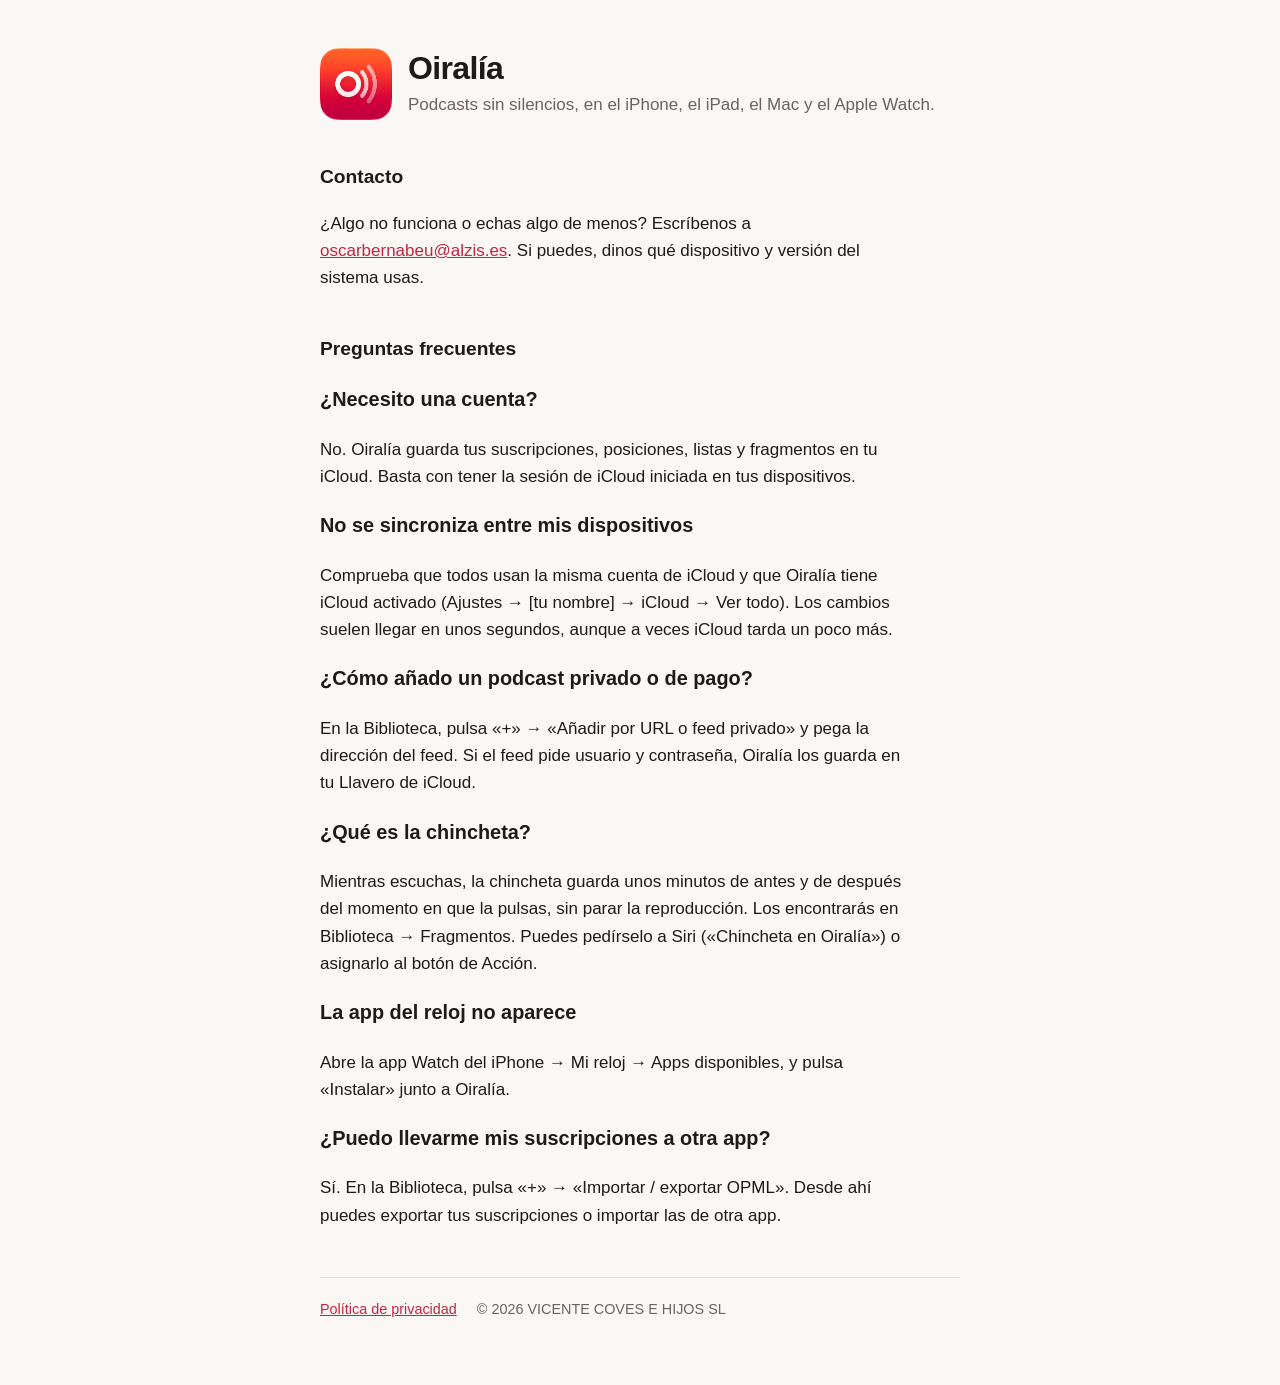
<file: index.html>
<!doctype html>
<html lang="es">
<head>
<meta charset="utf-8">
<meta name="viewport" content="width=device-width, initial-scale=1">
<title>Oiralía · Soporte</title>
<meta name="description" content="Oiralía, reproductor de podcasts para iPhone, iPad, Mac y Apple Watch. Ayuda y contacto.">
<link rel="icon" href="icono.png">
<link rel="stylesheet" href="estilo.css">
</head>
<body>
<main>
  <header>
    <img src="icono.png" alt="">
    <div>
      <h1>Oiralía</h1>
      <p class="sub">Podcasts sin silencios, en el iPhone, el iPad, el Mac y el Apple Watch.</p>
    </div>
  </header>

  <h2>Contacto</h2>
  <p>¿Algo no funciona o echas algo de menos? Escríbenos a <a href="mailto:oscarbernabeu@alzis.es?subject=Oiral%C3%ADa">oscarbernabeu@alzis.es</a>. Si puedes, dinos qué dispositivo y versión del sistema usas.</p>

  <h2>Preguntas frecuentes</h2>

  <h3>¿Necesito una cuenta?</h3>
  <p>No. Oiralía guarda tus suscripciones, posiciones, listas y fragmentos en tu iCloud. Basta con tener la sesión de iCloud iniciada en tus dispositivos.</p>

  <h3>No se sincroniza entre mis dispositivos</h3>
  <p>Comprueba que todos usan la misma cuenta de iCloud y que Oiralía tiene iCloud activado (Ajustes → [tu nombre] → iCloud → Ver todo). Los cambios suelen llegar en unos segundos, aunque a veces iCloud tarda un poco más.</p>

  <h3>¿Cómo añado un podcast privado o de pago?</h3>
  <p>En la Biblioteca, pulsa «+» → «Añadir por URL o feed privado» y pega la dirección del feed. Si el feed pide usuario y contraseña, Oiralía los guarda en tu Llavero de iCloud.</p>

  <h3>¿Qué es la chincheta?</h3>
  <p>Mientras escuchas, la chincheta guarda unos minutos de antes y de después del momento en que la pulsas, sin parar la reproducción. Los encontrarás en Biblioteca → Fragmentos. Puedes pedírselo a Siri («Chincheta en Oiralía») o asignarlo al botón de Acción.</p>

  <h3>La app del reloj no aparece</h3>
  <p>Abre la app Watch del iPhone → Mi reloj → Apps disponibles, y pulsa «Instalar» junto a Oiralía.</p>

  <h3>¿Puedo llevarme mis suscripciones a otra app?</h3>
  <p>Sí. En la Biblioteca, pulsa «+» → «Importar / exportar OPML». Desde ahí puedes exportar tus suscripciones o importar las de otra app.</p>

  <nav>
    <a href="privacidad.html">Política de privacidad</a>
    © 2026 VICENTE COVES E HIJOS SL
  </nav>
</main>
</body>
</html>
</file>
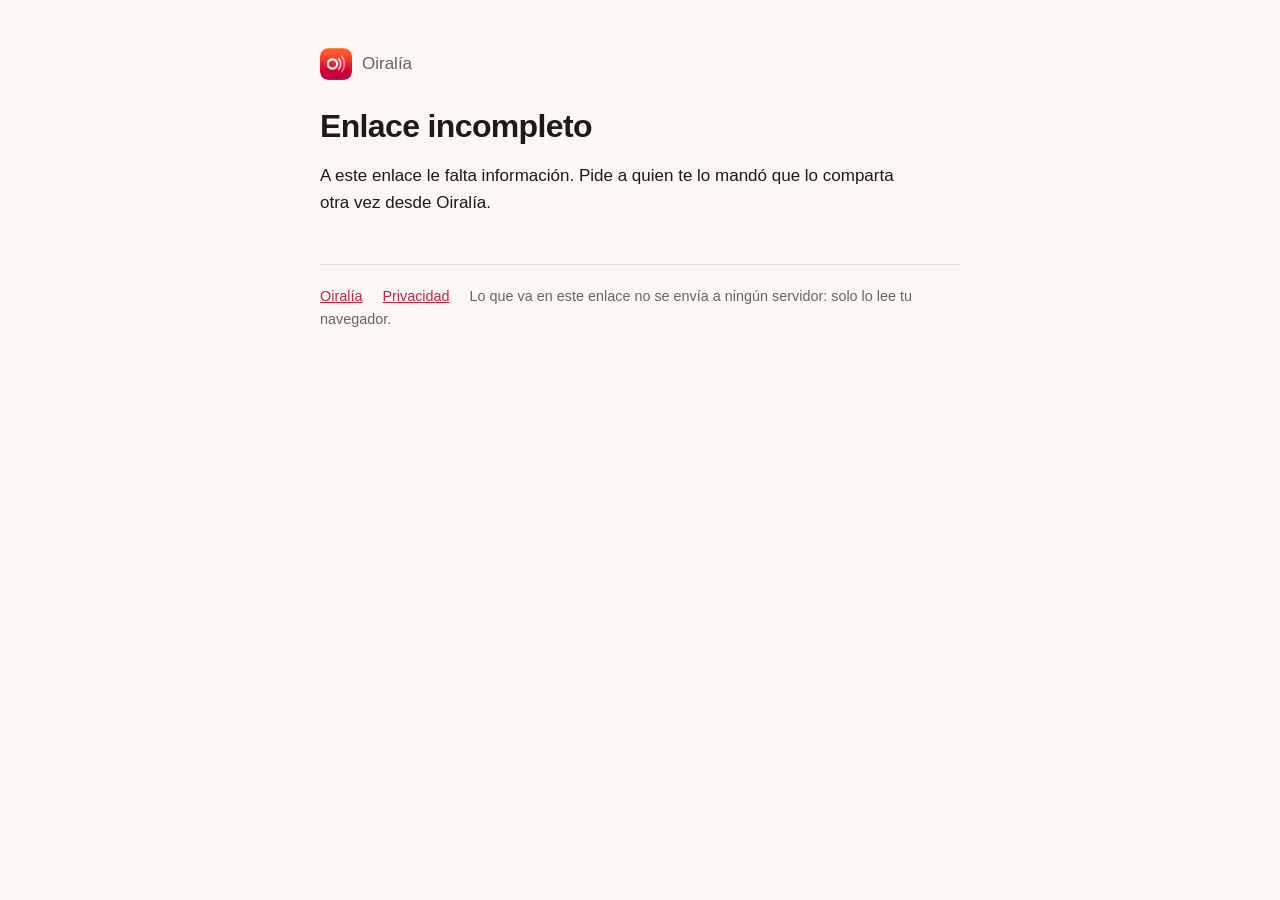
<file: e.html>
<!doctype html>
<html lang="es">
<head>
<meta charset="utf-8">
<meta name="viewport" content="width=device-width, initial-scale=1">
<meta name="robots" content="noindex">
<title>Escuchar en Oiralía</title>
<meta name="description" content="Un momento de un podcast compartido desde Oiralía.">
<meta property="og:title" content="Un momento de un podcast">
<meta property="og:description" content="Compartido desde Oiralía. Ábrelo para escucharlo justo desde ahí.">
<meta property="og:image" content="https://neldoreth.github.io/oiralia-app/icono.png">
<link rel="icon" href="icono.png">
<link rel="stylesheet" href="estilo.css">
<style>
  .tarjeta { display: flex; flex-direction: column; align-items: center; text-align: center; gap: 14px; margin-top: 8px; }
  .portada { width: min(260px, 70vw); aspect-ratio: 1; border-radius: 22px; object-fit: cover;
             box-shadow: 0 18px 40px rgba(0, 0, 0, .22); background: var(--linea); }
  .programa { color: var(--acento); font-weight: 600; margin: 6px 0 0; }
  .titulo { font-size: 1.45rem; line-height: 1.25; margin: 0; letter-spacing: -0.01em; max-width: 30ch; }
  .desde { color: var(--suave); margin: 0; font-variant-numeric: tabular-nums; }
  audio { width: 100%; max-width: 460px; margin-top: 6px; }
  .botones { display: flex; flex-wrap: wrap; gap: 10px; justify-content: center; margin-top: 4px; }
  .boton { display: inline-block; padding: 12px 22px; border-radius: 999px; font-weight: 600; text-decoration: none;
           border: 0; font: inherit; font-weight: 600; cursor: pointer; }
  .principal { background: var(--acento); color: #fff; }
  .secundario { background: var(--linea); color: var(--texto); }
  .nota { color: var(--suave); font-size: 0.9rem; max-width: 46ch; }
  .marca { display: flex; align-items: center; gap: 10px; margin-bottom: 28px; color: var(--suave); text-decoration: none; }
  .marca img { width: 32px; height: 32px; border-radius: 8px; }
  [hidden] { display: none !important; }
</style>
</head>
<body>
<main>
  <a class="marca" href="./"><img src="icono.png" alt=""> Oiralía</a>

  <section class="tarjeta" id="momento" hidden>
    <img class="portada" id="portada" alt="" hidden>
    <div>
      <p class="programa" id="programa"></p>
      <h1 class="titulo" id="titulo"></h1>
    </div>
    <p class="desde" id="desde"></p>
    <audio id="audio" controls preload="metadata" hidden></audio>
    <div class="botones">
      <button class="boton principal" id="escuchar" hidden>Escuchar aquí</button>
      <a class="boton secundario" id="abrir" href="#">Abrir en Oiralía</a>
    </div>
    <p class="nota" id="nota">«Abrir en Oiralía» funciona si tienes la app en este iPhone, iPad o Mac; si aún no sigues el programa, te ofrecerá suscribirte.</p>
  </section>

  <section id="vacio" hidden>
    <h1>Enlace incompleto</h1>
    <p>A este enlace le falta información. Pide a quien te lo mandó que lo comparta otra vez desde Oiralía.</p>
  </section>

  <nav>
    <a href="./">Oiralía</a>
    <a href="privacidad.html">Privacidad</a>
    Lo que va en este enlace no se envía a ningún servidor: solo lo lee tu navegador.
  </nav>
</main>
<script>
(function () {
  // Mismo formato que SharedMoment (app): t, e, p, f, g, a, i detrás de «#».
  var raw = location.hash.slice(1);
  var v = {};
  raw.split('&').forEach(function (par) {
    var i = par.indexOf('=');
    if (i < 0) return;
    try { v[par.slice(0, i)] = decodeURIComponent(par.slice(i + 1).replace(/\+/g, ' ')); } catch (e) {}
  });
  if (!v.f || !v.g) { document.getElementById('vacio').hidden = false; return; }

  var t = Math.max(0, parseInt(v.t || '0', 10) || 0);
  function reloj(s) {
    var h = Math.floor(s / 3600), m = Math.floor(s / 60) % 60, x = s % 60;
    var dd = function (n) { return (n < 10 ? '0' : '') + n; };
    return h > 0 ? h + ':' + dd(m) + ':' + dd(x) : m + ':' + dd(x);
  }
  function https(u) { return /^https?:\/\//i.test(u || '') ? u.replace(/^http:/i, 'https:') : null; }

  document.getElementById('momento').hidden = false;
  document.getElementById('programa').textContent = v.p || '';
  document.getElementById('titulo').textContent = v.e || 'Episodio';
  document.title = (v.e || 'Episodio') + (v.p ? ' · ' + v.p : '') + ' · Oiralía';
  document.getElementById('desde').textContent = t > 0 ? 'Desde el ' + (t >= 3600 ? '' : 'minuto ') + reloj(t) : 'Desde el principio';

  var img = https(v.i);
  if (img) {
    var p = document.getElementById('portada');
    p.src = img; p.hidden = false;
    p.onerror = function () { p.hidden = true; };
  }

  document.getElementById('abrir').href = 'oiralia://momento?' + raw;

  var audioURL = https(v.a);
  if (audioURL) {
    var audio = document.getElementById('audio');
    var boton = document.getElementById('escuchar');
    audio.src = audioURL + '#t=' + t;
    audio.hidden = false;
    boton.hidden = false;
    boton.textContent = t > 0 ? 'Escuchar desde el ' + reloj(t) : 'Escuchar aquí';
    var colocado = false;
    function colocar() { if (!colocado && t > 0) { try { audio.currentTime = t; colocado = true; } catch (e) {} } }
    audio.addEventListener('loadedmetadata', colocar);
    boton.addEventListener('click', function () { colocar(); audio.play(); });
  }
})();
</script>
</body>
</html>
</file>
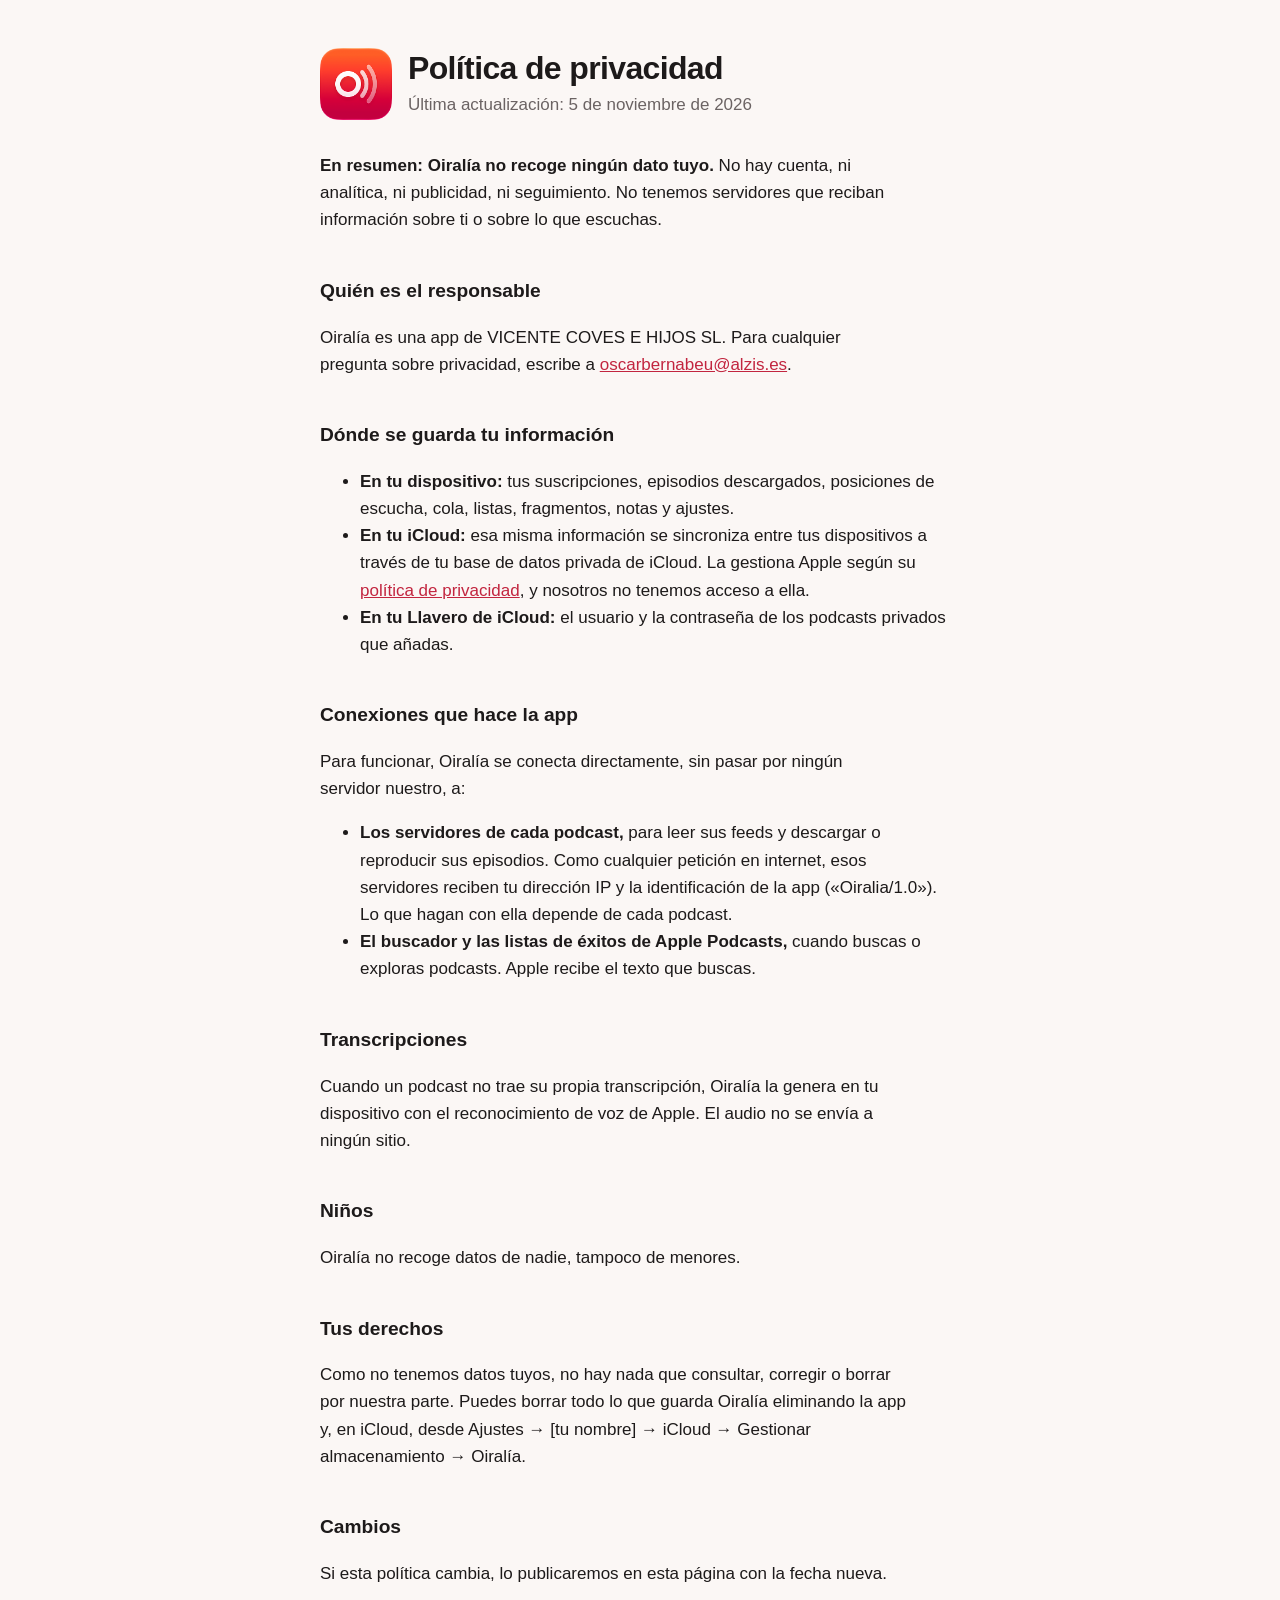
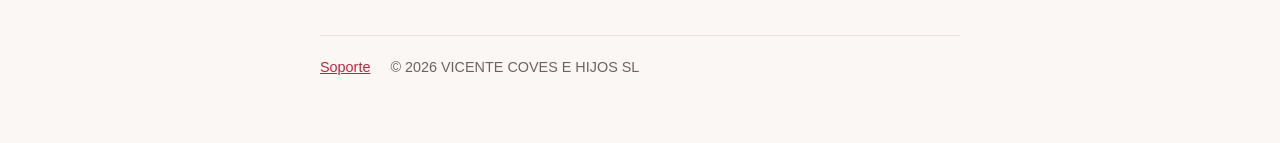
<file: privacidad.html>
<!doctype html>
<html lang="es">
<head>
<meta charset="utf-8">
<meta name="viewport" content="width=device-width, initial-scale=1">
<title>Oiralía · Privacidad</title>
<meta name="description" content="Política de privacidad de Oiralía: no recogemos ningún dato.">
<link rel="icon" href="icono.png">
<link rel="stylesheet" href="estilo.css">
</head>
<body>
<main>
  <header>
    <img src="icono.png" alt="">
    <div>
      <h1>Política de privacidad</h1>
      <p class="sub">Última actualización: 5 de noviembre de 2026</p>
    </div>
  </header>

  <p><strong>En resumen: Oiralía no recoge ningún dato tuyo.</strong> No hay cuenta, ni analítica, ni publicidad, ni seguimiento. No tenemos servidores que reciban información sobre ti o sobre lo que escuchas.</p>

  <h2>Quién es el responsable</h2>
  <p>Oiralía es una app de VICENTE COVES E HIJOS SL. Para cualquier pregunta sobre privacidad, escribe a <a href="mailto:oscarbernabeu@alzis.es">oscarbernabeu@alzis.es</a>.</p>

  <h2>Dónde se guarda tu información</h2>
  <ul>
    <li><strong>En tu dispositivo:</strong> tus suscripciones, episodios descargados, posiciones de escucha, cola, listas, fragmentos, notas y ajustes.</li>
    <li><strong>En tu iCloud:</strong> esa misma información se sincroniza entre tus dispositivos a través de tu base de datos privada de iCloud. La gestiona Apple según su <a href="https://www.apple.com/es/legal/privacy/">política de privacidad</a>, y nosotros no tenemos acceso a ella.</li>
    <li><strong>En tu Llavero de iCloud:</strong> el usuario y la contraseña de los podcasts privados que añadas.</li>
  </ul>

  <h2>Conexiones que hace la app</h2>
  <p>Para funcionar, Oiralía se conecta directamente, sin pasar por ningún servidor nuestro, a:</p>
  <ul>
    <li><strong>Los servidores de cada podcast,</strong> para leer sus feeds y descargar o reproducir sus episodios. Como cualquier petición en internet, esos servidores reciben tu dirección IP y la identificación de la app («Oiralia/1.0»). Lo que hagan con ella depende de cada podcast.</li>
    <li><strong>El buscador y las listas de éxitos de Apple Podcasts,</strong> cuando buscas o exploras podcasts. Apple recibe el texto que buscas.</li>
  </ul>

  <h2>Transcripciones</h2>
  <p>Cuando un podcast no trae su propia transcripción, Oiralía la genera en tu dispositivo con el reconocimiento de voz de Apple. El audio no se envía a ningún sitio.</p>

  <h2>Niños</h2>
  <p>Oiralía no recoge datos de nadie, tampoco de menores.</p>

  <h2>Tus derechos</h2>
  <p>Como no tenemos datos tuyos, no hay nada que consultar, corregir o borrar por nuestra parte. Puedes borrar todo lo que guarda Oiralía eliminando la app y, en iCloud, desde Ajustes → [tu nombre] → iCloud → Gestionar almacenamiento → Oiralía.</p>

  <h2>Cambios</h2>
  <p>Si esta política cambia, lo publicaremos en esta página con la fecha nueva.</p>

  <nav>
    <a href="index.html">Soporte</a>
    © 2026 VICENTE COVES E HIJOS SL
  </nav>
</main>
</body>
</html>
</file>
<file: estilo.css>
:root {
  --fondo: #fbf7f5;
  --texto: #1d1a1a;
  --suave: #6b6363;
  --acento: #c2253f;
  --linea: #eadfdb;
  color-scheme: light dark;
}
@media (prefers-color-scheme: dark) {
  :root { --fondo: #141212; --texto: #f3eeec; --suave: #a79e9c; --acento: #ff7a5c; --linea: #2e2827; }
}
* { box-sizing: border-box; }
body {
  margin: 0;
  background: var(--fondo);
  color: var(--texto);
  font: 17px/1.6 -apple-system, BlinkMacSystemFont, "SF Pro Text", "Helvetica Neue", sans-serif;
}
main { max-width: 680px; margin: 0 auto; padding: 48px 20px 64px; }
header { display: flex; align-items: center; gap: 16px; margin-bottom: 32px; }
header img { width: 72px; height: 72px; border-radius: 16px; }
h1 { font-size: 2rem; line-height: 1.15; margin: 0; letter-spacing: -0.02em; }
h2 { font-size: 1.2rem; margin: 2.2em 0 0.4em; }
p, li { max-width: 62ch; }
.sub { color: var(--suave); margin: 4px 0 0; }
a { color: var(--acento); }
nav { margin-top: 48px; padding-top: 20px; border-top: 1px solid var(--linea); color: var(--suave); font-size: 0.9rem; }
nav a { margin-right: 16px; }
</file>
